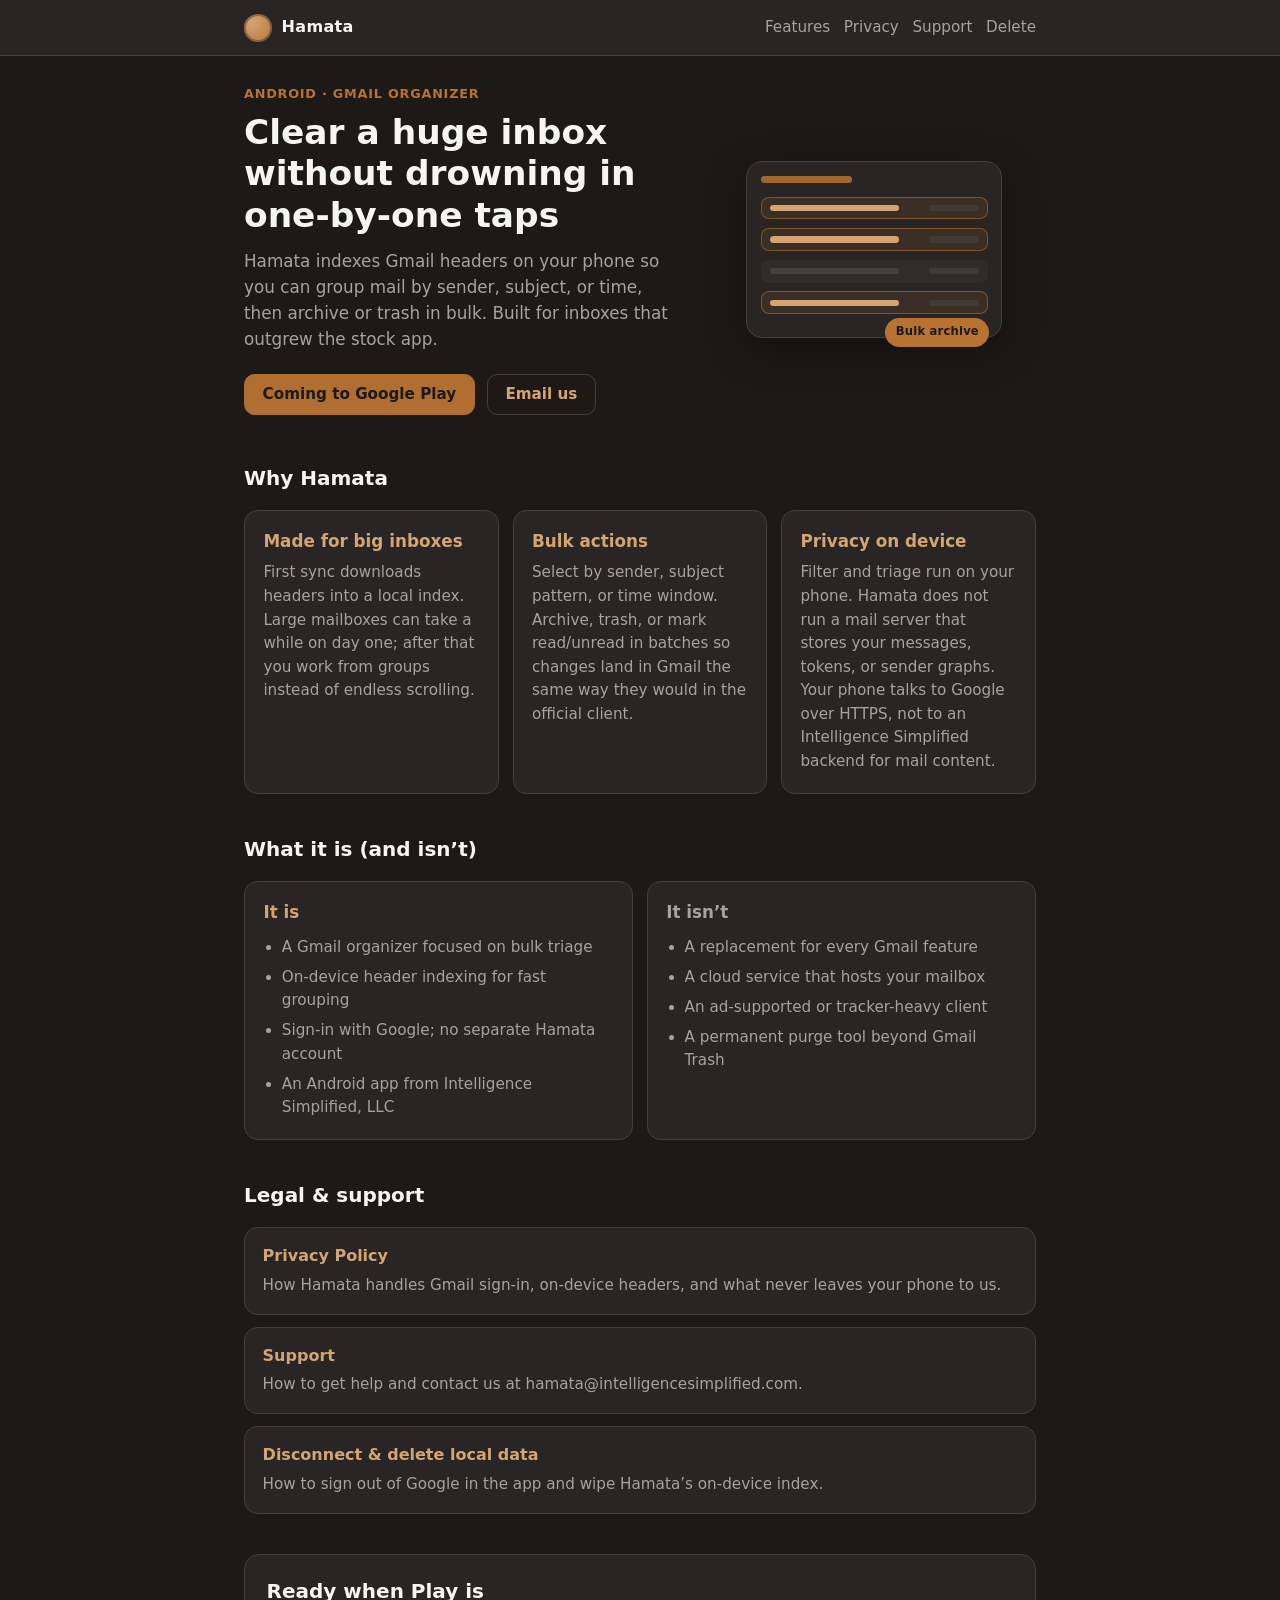
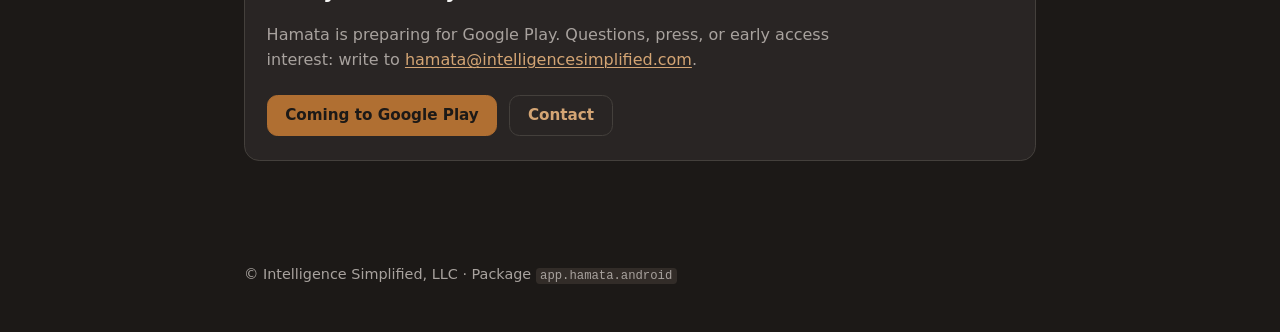
<file: index.html>
<!DOCTYPE html>
<html lang="en">
<head>
  <meta charset="utf-8">
  <meta name="viewport" content="width=device-width, initial-scale=1">
  <title>Hamata: On-device Gmail organizer for big inboxes</title>
  <meta name="description" content="Hamata is an Android Gmail organizer for bulk triage. Sign in with Google, index headers on your phone, and archive or trash in batches. Privacy stays on device.">
  <meta property="og:type" content="website">
  <meta property="og:title" content="Hamata: On-device Gmail organizer for big inboxes">
  <meta property="og:description" content="Bulk triage for huge Gmail inboxes. Headers stay on your phone. Coming to Google Play.">
  <meta property="og:url" content="https://intelligence-simplified.github.io/hamata-legal/">
  <meta property="og:site_name" content="Hamata">
  <meta name="twitter:card" content="summary">
  <meta name="twitter:title" content="Hamata: On-device Gmail organizer for big inboxes">
  <meta name="twitter:description" content="Bulk triage for huge Gmail inboxes. Headers stay on your phone. Coming to Google Play.">
  <link rel="stylesheet" href="styles.css">
</head>
<body>
  <header class="site-header">
    <div class="site-header-inner">
      <a class="brand" href="./">
        <span class="brand-mark" aria-hidden="true"></span>
        <span>Hamata</span>
      </a>
      <nav class="site-nav" aria-label="Primary">
        <a href="#features">Features</a>
        <a href="privacy/">Privacy</a>
        <a href="support/">Support</a>
        <a href="delete/">Delete</a>
      </nav>
    </div>
  </header>

  <main class="landing">
    <section class="hero hero-landing">
      <div class="hero-copy">
        <p class="eyebrow">Android · Gmail organizer</p>
        <h1>Clear a huge inbox without drowning in one-by-one taps</h1>
        <p class="lede">
          Hamata indexes Gmail headers on your phone so you can group mail by sender,
          subject, or time, then archive or trash in bulk. Built for inboxes that
          outgrew the stock app.
        </p>
        <div class="cta-row">
          <span class="btn btn-primary" aria-disabled="true">Coming to Google Play</span>
          <a class="btn btn-secondary" href="mailto:hamata@intelligencesimplified.com">Email us</a>
        </div>
      </div>
      <div class="hero-visual" aria-hidden="true">
        <div class="inbox-illus">
          <div class="inbox-illus-bar"></div>
          <div class="inbox-illus-row is-selected"><span></span><span></span></div>
          <div class="inbox-illus-row is-selected"><span></span><span></span></div>
          <div class="inbox-illus-row"><span></span><span></span></div>
          <div class="inbox-illus-row is-selected"><span></span><span></span></div>
          <div class="inbox-illus-chip">Bulk archive</div>
        </div>
      </div>
    </section>

    <section id="features" class="section" aria-labelledby="features-heading">
      <h2 id="features-heading" class="section-title">Why Hamata</h2>
      <div class="features-grid">
        <article class="feature-card">
          <h3>Made for big inboxes</h3>
          <p>
            First sync downloads headers into a local index. Large mailboxes can take
            a while on day one; after that you work from groups instead of endless scrolling.
          </p>
        </article>
        <article class="feature-card">
          <h3>Bulk actions</h3>
          <p>
            Select by sender, subject pattern, or time window. Archive, trash, or mark
            read/unread in batches so changes land in Gmail the same way they would in the
            official client.
          </p>
        </article>
        <article class="feature-card">
          <h3>Privacy on device</h3>
          <p>
            Filter and triage run on your phone. Hamata does not run a mail server that
            stores your messages, tokens, or sender graphs. Your phone talks to Google
            over HTTPS, not to an Intelligence Simplified backend for mail content.
          </p>
        </article>
      </div>
    </section>

    <section class="section" aria-labelledby="scope-heading">
      <h2 id="scope-heading" class="section-title">What it is (and isn’t)</h2>
      <div class="scope-grid">
        <div class="scope-card scope-yes">
          <h3>It is</h3>
          <ul>
            <li>A Gmail organizer focused on bulk triage</li>
            <li>On-device header indexing for fast grouping</li>
            <li>Sign-in with Google; no separate Hamata account</li>
            <li>An Android app from Intelligence Simplified, LLC</li>
          </ul>
        </div>
        <div class="scope-card scope-no">
          <h3>It isn’t</h3>
          <ul>
            <li>A replacement for every Gmail feature</li>
            <li>A cloud service that hosts your mailbox</li>
            <li>An ad-supported or tracker-heavy client</li>
            <li>A permanent purge tool beyond Gmail Trash</li>
          </ul>
        </div>
      </div>
    </section>

    <section class="section" aria-labelledby="legal-heading">
      <h2 id="legal-heading" class="section-title">Legal &amp; support</h2>
      <ul class="card-list">
        <li>
          <a href="privacy/">
            <strong>Privacy Policy</strong>
            <span>How Hamata handles Gmail sign-in, on-device headers, and what never leaves your phone to us.</span>
          </a>
        </li>
        <li>
          <a href="support/">
            <strong>Support</strong>
            <span>How to get help and contact us at hamata@intelligencesimplified.com.</span>
          </a>
        </li>
        <li>
          <a href="delete/">
            <strong>Disconnect &amp; delete local data</strong>
            <span>How to sign out of Google in the app and wipe Hamata’s on-device index.</span>
          </a>
        </li>
      </ul>
    </section>

    <section class="section cta-band" aria-labelledby="cta-heading">
      <h2 id="cta-heading" class="section-title">Ready when Play is</h2>
      <p class="cta-band-copy">
        Hamata is preparing for Google Play. Questions, press, or early access interest:
        write to
        <a href="mailto:hamata@intelligencesimplified.com">hamata@intelligencesimplified.com</a>.
      </p>
      <div class="cta-row">
        <span class="btn btn-primary" aria-disabled="true">Coming to Google Play</span>
        <a class="btn btn-secondary" href="mailto:hamata@intelligencesimplified.com">Contact</a>
      </div>
    </section>
  </main>

  <footer class="site-footer">
    <p>&copy; Intelligence Simplified, LLC · Package <code>app.hamata.android</code></p>
  </footer>
</body>
</html>
</file>
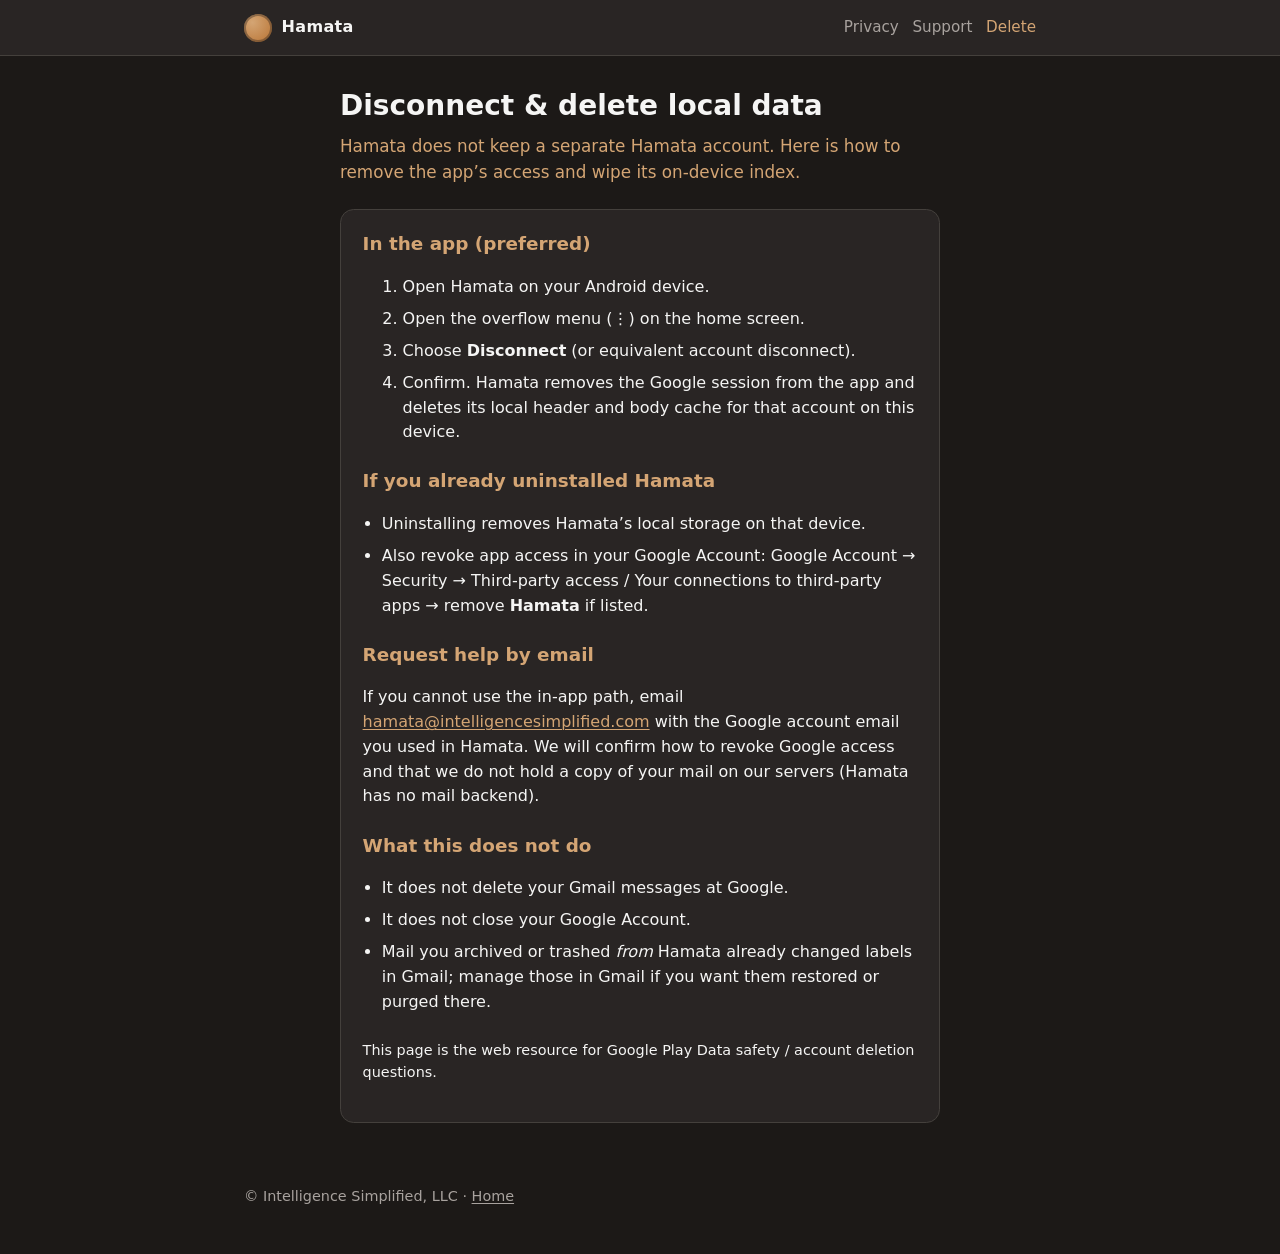
<file: delete/index.html>
<!DOCTYPE html>
<html lang="en">
<head>
  <meta charset="utf-8">
  <meta name="viewport" content="width=device-width, initial-scale=1">
  <title>Hamata: Disconnect &amp; delete local data</title>
  <meta name="description" content="How to disconnect Google and wipe Hamata’s on-device data.">
  <link rel="stylesheet" href="../styles.css">
</head>
<body>
  <header class="site-header">
    <div class="site-header-inner">
      <a class="brand" href="../">
        <span class="brand-mark" aria-hidden="true"></span>
        <span>Hamata</span>
      </a>
      <nav class="site-nav" aria-label="Primary">
        <a href="../privacy/">Privacy</a>
        <a href="../support/">Support</a>
        <a href="./" aria-current="page">Delete</a>
      </nav>
    </div>
  </header>

  <main>
    <div class="hero">
      <div class="hero-copy">
        <h1>Disconnect &amp; delete local data</h1>
        <p class="lede">Hamata does not keep a separate Hamata account. Here is how to remove the app’s access and wipe its on-device index.</p>
      </div>
    </div>

    <article class="content">
      <h2>In the app (preferred)</h2>
      <ol>
        <li>Open Hamata on your Android device.</li>
        <li>Open the overflow menu (⋮) on the home screen.</li>
        <li>Choose <strong>Disconnect</strong> (or equivalent account disconnect).</li>
        <li>Confirm. Hamata removes the Google session from the app and deletes its
            local header and body cache for that account on this device.</li>
      </ol>

      <h2>If you already uninstalled Hamata</h2>
      <ul>
        <li>
          Uninstalling removes Hamata’s local storage on that device.
        </li>
        <li>
          Also revoke app access in your Google Account:
          Google Account → Security → Third-party access / Your connections to third-party apps
          → remove <strong>Hamata</strong> if listed.
        </li>
      </ul>

      <h2>Request help by email</h2>
      <p>
        If you cannot use the in-app path, email
        <a href="mailto:hamata@intelligencesimplified.com?subject=Hamata%20disconnect%20%2F%20data%20deletion">hamata@intelligencesimplified.com</a>
        with the Google account email you used in Hamata. We will confirm how to revoke
        Google access and that we do not hold a copy of your mail on our servers
        (Hamata has no mail backend).
      </p>

      <h2>What this does not do</h2>
      <ul>
        <li>It does not delete your Gmail messages at Google.</li>
        <li>It does not close your Google Account.</li>
        <li>Mail you archived or trashed <em>from</em> Hamata already changed labels in Gmail;
            manage those in Gmail if you want them restored or purged there.</li>
      </ul>

      <p class="meta">
        This page is the web resource for Google Play Data safety / account deletion questions.
      </p>
    </article>
  </main>

  <footer class="site-footer">
    <p>&copy; Intelligence Simplified, LLC · <a href="../">Home</a></p>
  </footer>
</body>
</html>
</file>
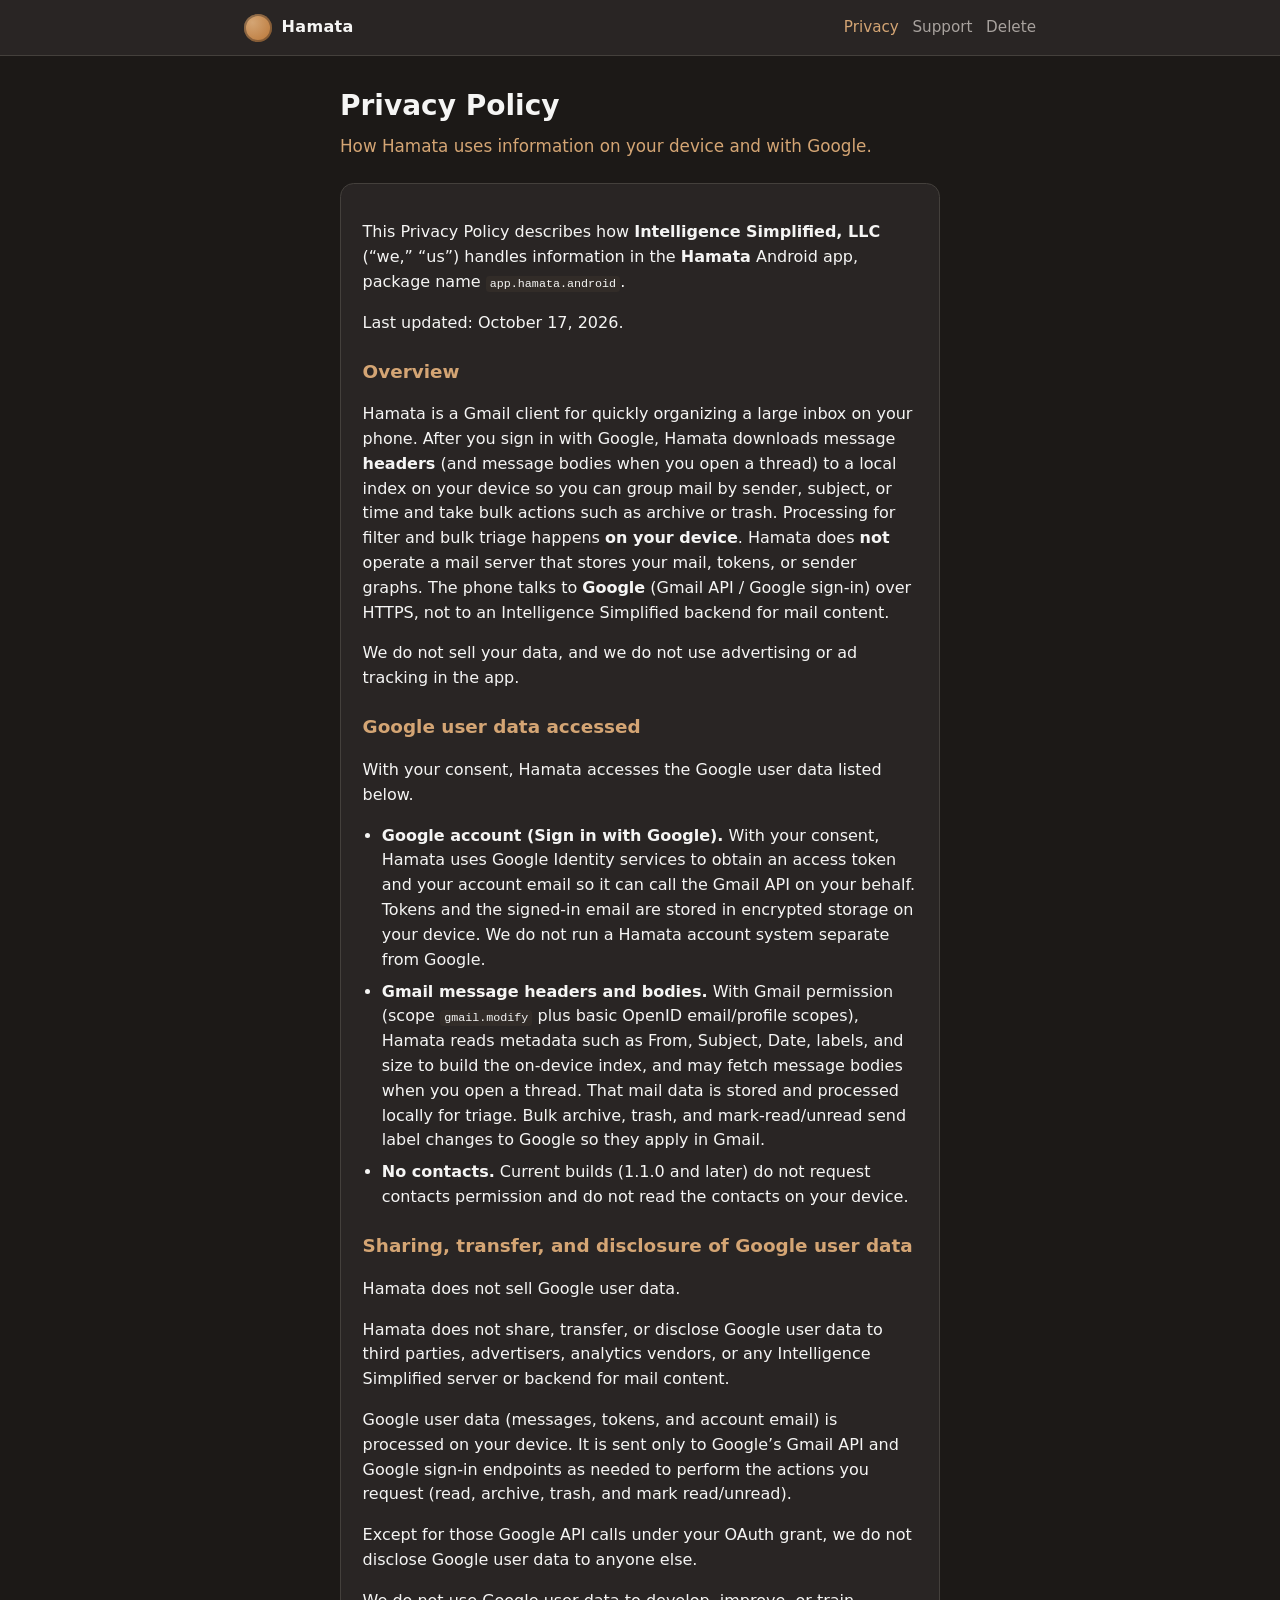
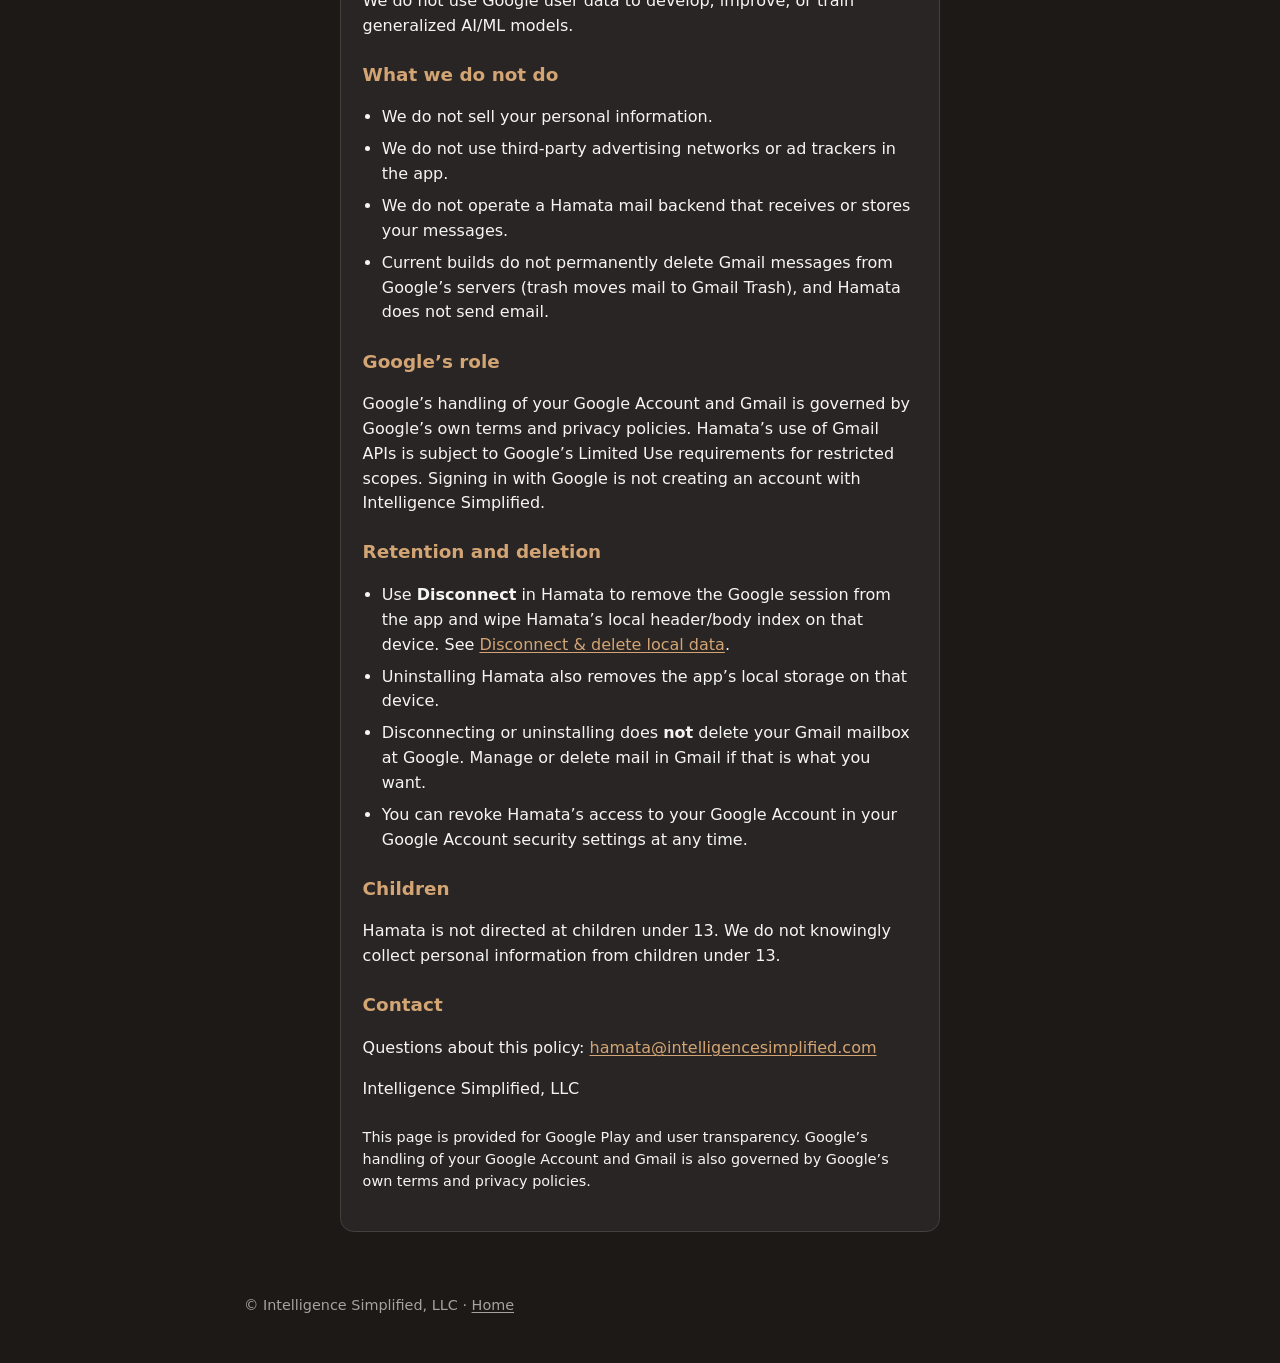
<file: privacy/index.html>
<!DOCTYPE html>
<html lang="en">
<head>
  <meta charset="utf-8">
  <meta name="viewport" content="width=device-width, initial-scale=1">
  <title>Hamata Privacy Policy</title>
  <meta name="description" content="Privacy Policy for Hamata by Intelligence Simplified, LLC.">
  <link rel="stylesheet" href="../styles.css">
</head>
<body>
  <header class="site-header">
    <div class="site-header-inner">
      <a class="brand" href="../">
        <span class="brand-mark" aria-hidden="true"></span>
        <span>Hamata</span>
      </a>
      <nav class="site-nav" aria-label="Primary">
        <a href="./" aria-current="page">Privacy</a>
        <a href="../support/">Support</a>
        <a href="../delete/">Delete</a>
      </nav>
    </div>
  </header>

  <main>
    <div class="hero">
      <div class="hero-copy">
        <h1>Privacy Policy</h1>
        <p class="lede">How Hamata uses information on your device and with Google.</p>
      </div>
    </div>

    <article class="content">
      <p>
        This Privacy Policy describes how <strong>Intelligence Simplified, LLC</strong>
        (“we,” “us”) handles information in the <strong>Hamata</strong> Android app,
        package name <code>app.hamata.android</code>.
      </p>
      <p>Last updated: October 17, 2026.</p>

      <h2>Overview</h2>
      <p>
        Hamata is a Gmail client for quickly organizing a large inbox on your phone.
        After you sign in with Google, Hamata downloads message <strong>headers</strong>
        (and message bodies when you open a thread) to a local index on your device so you
        can group mail by sender, subject, or time and take bulk actions such as archive
        or trash. Processing for filter and bulk triage happens <strong>on your device</strong>.
        Hamata does <strong>not</strong> operate a mail server that stores your mail, tokens,
        or sender graphs. The phone talks to <strong>Google</strong> (Gmail API / Google
        sign-in) over HTTPS, not to an Intelligence Simplified backend for mail content.
      </p>
      <p>
        We do not sell your data, and we do not use advertising or ad tracking in the app.
      </p>

      <h2>Google user data accessed</h2>
      <p>
        With your consent, Hamata accesses the Google user data listed below.
      </p>
      <ul>
        <li>
          <strong>Google account (Sign in with Google).</strong>
          With your consent, Hamata uses Google Identity services to obtain an access token
          and your account email so it can call the Gmail API on your behalf. Tokens and the
          signed-in email are stored in encrypted storage on your device. We do not run a
          Hamata account system separate from Google.
        </li>
        <li>
          <strong>Gmail message headers and bodies.</strong>
          With Gmail permission (scope <code>gmail.modify</code> plus basic OpenID
          email/profile scopes), Hamata reads metadata such as From, Subject, Date, labels,
          and size to build the on-device index, and may fetch message bodies when you open
          a thread. That mail data is stored and processed locally for triage. Bulk archive,
          trash, and mark-read/unread send label changes to Google so they apply in Gmail.
        </li>
        <li>
          <strong>No contacts.</strong>
          Current builds (1.1.0 and later) do not request contacts permission and do not
          read the contacts on your device.
        </li>
      </ul>

      <h2>Sharing, transfer, and disclosure of Google user data</h2>
      <p>Hamata does not sell Google user data.</p>
      <p>
        Hamata does not share, transfer, or disclose Google user data to third parties,
        advertisers, analytics vendors, or any Intelligence Simplified server or backend
        for mail content.
      </p>
      <p>
        Google user data (messages, tokens, and account email) is processed on your device.
        It is sent only to Google’s Gmail API and Google sign-in endpoints as needed to
        perform the actions you request (read, archive, trash, and mark read/unread).
      </p>
      <p>
        Except for those Google API calls under your OAuth grant, we do not disclose
        Google user data to anyone else.
      </p>
      <p>
        We do not use Google user data to develop, improve, or train generalized AI/ML models.
      </p>

      <h2>What we do not do</h2>
      <ul>
        <li>We do not sell your personal information.</li>
        <li>We do not use third-party advertising networks or ad trackers in the app.</li>
        <li>We do not operate a Hamata mail backend that receives or stores your messages.</li>
        <li>Current builds do not permanently delete Gmail messages from Google’s servers
            (trash moves mail to Gmail Trash), and Hamata does not send email.</li>
      </ul>

      <h2>Google’s role</h2>
      <p>
        Google’s handling of your Google Account and Gmail is governed by Google’s own terms
        and privacy policies. Hamata’s use of Gmail APIs is subject to Google’s Limited Use
        requirements for restricted scopes. Signing in with Google is not creating an account
        with Intelligence Simplified.
      </p>

      <h2>Retention and deletion</h2>
      <ul>
        <li>
          Use <strong>Disconnect</strong> in Hamata to remove the Google session from the app
          and wipe Hamata’s local header/body index on that device. See
          <a href="../delete/">Disconnect &amp; delete local data</a>.
        </li>
        <li>
          Uninstalling Hamata also removes the app’s local storage on that device.
        </li>
        <li>
          Disconnecting or uninstalling does <strong>not</strong> delete your Gmail mailbox
          at Google. Manage or delete mail in Gmail if that is what you want.
        </li>
        <li>
          You can revoke Hamata’s access to your Google Account in your Google Account
          security settings at any time.
        </li>
      </ul>

      <h2>Children</h2>
      <p>
        Hamata is not directed at children under 13. We do not knowingly collect personal
        information from children under 13.
      </p>

      <h2>Contact</h2>
      <p>
        Questions about this policy:
        <a href="mailto:hamata@intelligencesimplified.com">hamata@intelligencesimplified.com</a>
      </p>
      <p>Intelligence Simplified, LLC</p>

      <p class="meta">
        This page is provided for Google Play and user transparency.
        Google’s handling of your Google Account and Gmail is also governed by Google’s own terms and privacy policies.
      </p>
    </article>
  </main>

  <footer class="site-footer">
    <p>&copy; Intelligence Simplified, LLC · <a href="../">Home</a></p>
  </footer>
</body>
</html>
</file>
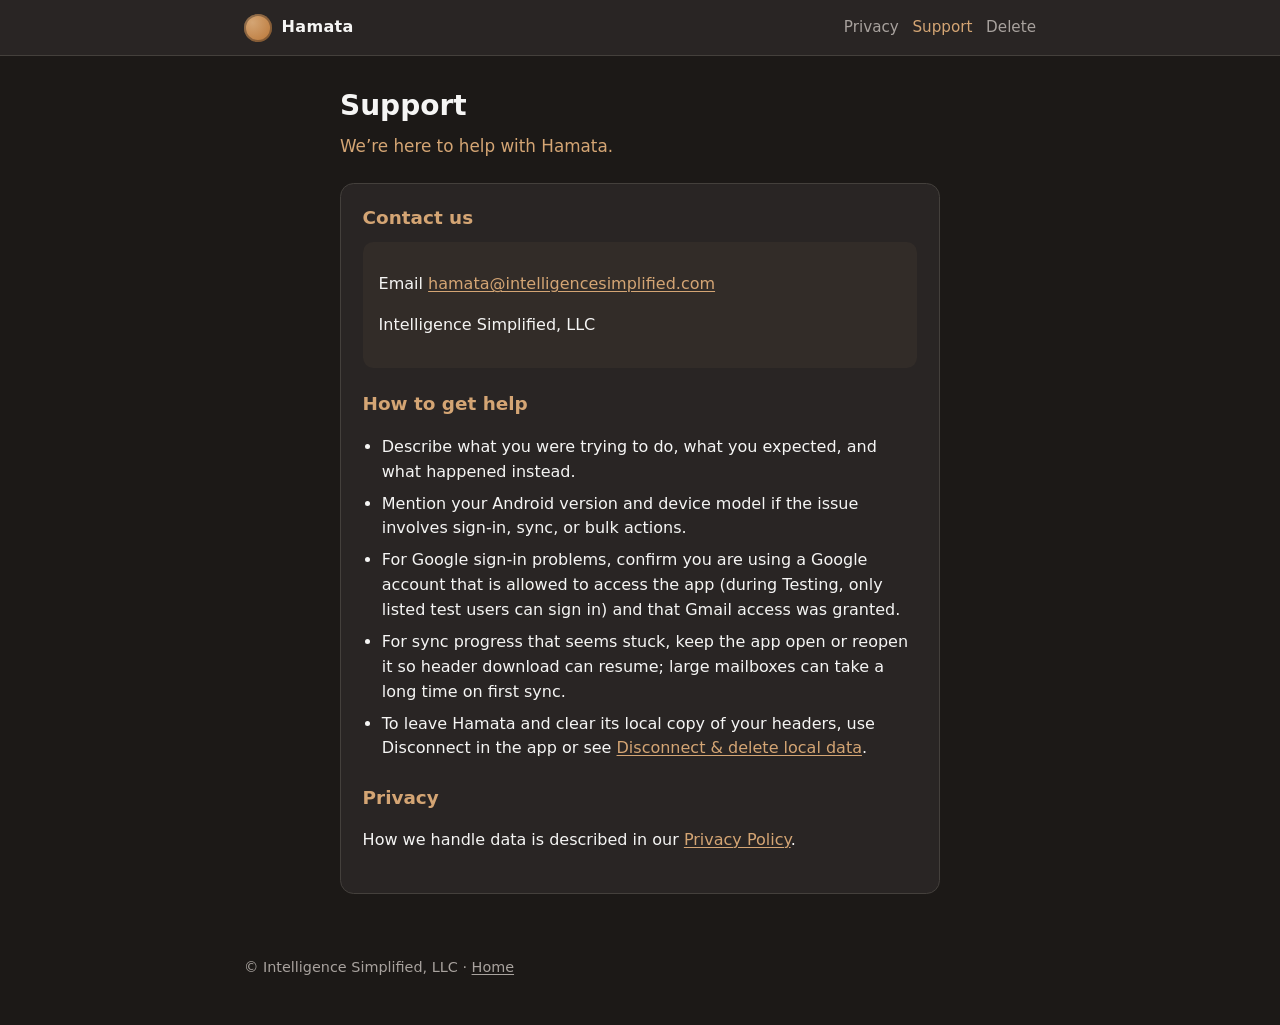
<file: support/index.html>
<!DOCTYPE html>
<html lang="en">
<head>
  <meta charset="utf-8">
  <meta name="viewport" content="width=device-width, initial-scale=1">
  <title>Hamata Support</title>
  <meta name="description" content="Get help with Hamata from Intelligence Simplified, LLC.">
  <link rel="stylesheet" href="../styles.css">
</head>
<body>
  <header class="site-header">
    <div class="site-header-inner">
      <a class="brand" href="../">
        <span class="brand-mark" aria-hidden="true"></span>
        <span>Hamata</span>
      </a>
      <nav class="site-nav" aria-label="Primary">
        <a href="../privacy/">Privacy</a>
        <a href="./" aria-current="page">Support</a>
        <a href="../delete/">Delete</a>
      </nav>
    </div>
  </header>

  <main>
    <div class="hero">
      <div class="hero-copy">
        <h1>Support</h1>
        <p class="lede">We’re here to help with Hamata.</p>
      </div>
    </div>

    <article class="content">
      <h2>Contact us</h2>
      <div class="contact-block">
        <p>
          Email
          <a href="mailto:hamata@intelligencesimplified.com">hamata@intelligencesimplified.com</a>
        </p>
        <p>Intelligence Simplified, LLC</p>
      </div>

      <h2>How to get help</h2>
      <ul>
        <li>
          Describe what you were trying to do, what you expected, and what happened instead.
        </li>
        <li>
          Mention your Android version and device model if the issue involves sign-in, sync,
          or bulk actions.
        </li>
        <li>
          For Google sign-in problems, confirm you are using a Google account that is allowed
          to access the app (during Testing, only listed test users can sign in) and that
          Gmail access was granted.
        </li>
        <li>
          For sync progress that seems stuck, keep the app open or reopen it so header
          download can resume; large mailboxes can take a long time on first sync.
        </li>
        <li>
          To leave Hamata and clear its local copy of your headers, use Disconnect in the app
          or see <a href="../delete/">Disconnect &amp; delete local data</a>.
        </li>
      </ul>

      <h2>Privacy</h2>
      <p>
        How we handle data is described in our
        <a href="../privacy/">Privacy Policy</a>.
      </p>
    </article>
  </main>

  <footer class="site-footer">
    <p>&copy; Intelligence Simplified, LLC · <a href="../">Home</a></p>
  </footer>
</body>
</html>
</file>
<file: styles.css>
:root {
  --hamata-bg: #1c1917;
  --hamata-surface: #292524;
  --hamata-card: #322c28;
  --hamata-text: #f5f5f4;
  --hamata-muted: #a8a29e;
  --hamata-bronze: #b87333;
  --hamata-bronze-soft: #d4a574;
  --hamata-border: #44403c;
  --max-width: 40rem;
  --landing-width: 52rem;
}

*,
*::before,
*::after {
  box-sizing: border-box;
}

html {
  font-size: 100%;
  -webkit-text-size-adjust: 100%;
  scroll-behavior: smooth;
}

body {
  margin: 0;
  min-height: 100vh;
  font-family: system-ui, -apple-system, "Segoe UI", Roboto, Helvetica, Arial, sans-serif;
  line-height: 1.55;
  color: var(--hamata-text);
  background: var(--hamata-bg);
}

a {
  color: var(--hamata-bronze-soft);
  text-decoration-thickness: 1px;
  text-underline-offset: 0.15em;
}

a:hover,
a:focus-visible {
  color: var(--hamata-bronze);
}

a:focus-visible {
  outline: 2px solid var(--hamata-bronze);
  outline-offset: 2px;
}

.site-header {
  background: var(--hamata-surface);
  border-bottom: 1px solid var(--hamata-border);
}

.site-header-inner {
  max-width: var(--landing-width);
  margin: 0 auto;
  padding: 0.85rem 1.25rem;
  display: flex;
  align-items: center;
  justify-content: space-between;
  gap: 1rem;
}

.brand {
  display: inline-flex;
  align-items: center;
  gap: 0.6rem;
  color: var(--hamata-text);
  text-decoration: none;
  font-weight: 650;
  letter-spacing: 0.02em;
}

.brand-mark {
  width: 1.75rem;
  height: 1.75rem;
  border-radius: 999px;
  background: radial-gradient(circle at 30% 30%, var(--hamata-bronze-soft), var(--hamata-bronze));
  box-shadow: inset 0 0 0 2px rgba(28, 25, 23, 0.35);
}

.site-nav {
  display: flex;
  flex-wrap: wrap;
  gap: 0.85rem;
  font-size: 0.95rem;
}

.site-nav a {
  text-decoration: none;
  color: var(--hamata-muted);
}

.site-nav a[aria-current="page"],
.site-nav a:hover {
  color: var(--hamata-bronze-soft);
}

main {
  max-width: var(--max-width);
  margin: 0 auto;
  padding: 1.75rem 1.25rem 3rem;
}

main.landing {
  max-width: var(--landing-width);
}

.hero {
  display: flex;
  gap: 1rem;
  align-items: flex-start;
  margin-bottom: 1.5rem;
}

.hero-landing {
  display: grid;
  gap: 1.75rem;
  align-items: center;
  margin-bottom: 2.5rem;
  padding-bottom: 0.5rem;
}

@media (min-width: 720px) {
  .hero-landing {
    grid-template-columns: 1.35fr 1fr;
    gap: 2rem;
  }
}

.hero-copy h1 {
  margin: 0 0 0.35rem;
  font-size: 1.75rem;
  font-weight: 700;
}

.hero-landing .hero-copy h1 {
  font-size: clamp(1.65rem, 3.5vw, 2.15rem);
  line-height: 1.2;
  margin-bottom: 0.75rem;
}

.eyebrow {
  margin: 0 0 0.5rem;
  font-size: 0.8rem;
  font-weight: 600;
  letter-spacing: 0.06em;
  text-transform: uppercase;
  color: var(--hamata-bronze);
}

.lede {
  margin: 0;
  color: var(--hamata-bronze-soft);
  font-size: 1.05rem;
}

.hero-landing .lede {
  color: var(--hamata-muted);
  max-width: 36rem;
}

.cta-row {
  display: flex;
  flex-wrap: wrap;
  gap: 0.75rem;
  margin-top: 1.35rem;
  align-items: center;
}

.btn {
  display: inline-flex;
  align-items: center;
  justify-content: center;
  padding: 0.65rem 1.1rem;
  border-radius: 0.65rem;
  font-size: 0.95rem;
  font-weight: 600;
  text-decoration: none;
  border: 1px solid transparent;
  line-height: 1.2;
}

.btn-primary {
  background: var(--hamata-bronze);
  color: #1c1917;
  border-color: var(--hamata-bronze);
  cursor: default;
}

.btn-primary[aria-disabled="true"] {
  opacity: 0.95;
}

.btn-secondary {
  background: transparent;
  color: var(--hamata-bronze-soft);
  border-color: var(--hamata-border);
}

.btn-secondary:hover,
.btn-secondary:focus-visible {
  border-color: var(--hamata-bronze);
  color: var(--hamata-bronze-soft);
  text-decoration: none;
}

.hero-visual {
  display: flex;
  justify-content: center;
}

.inbox-illus {
  width: min(100%, 16rem);
  background: var(--hamata-surface);
  border: 1px solid var(--hamata-border);
  border-radius: 1rem;
  padding: 0.85rem;
  box-shadow: 0 12px 40px rgba(0, 0, 0, 0.35);
  position: relative;
}

.inbox-illus-bar {
  height: 0.45rem;
  width: 40%;
  border-radius: 999px;
  background: var(--hamata-bronze);
  margin-bottom: 0.85rem;
  opacity: 0.85;
}

.inbox-illus-row {
  display: grid;
  grid-template-columns: 1fr 0.55fr;
  gap: 0.5rem;
  margin-bottom: 0.55rem;
  padding: 0.45rem 0.5rem;
  border-radius: 0.5rem;
  background: var(--hamata-card);
  border: 1px solid transparent;
}

.inbox-illus-row span {
  display: block;
  height: 0.4rem;
  border-radius: 999px;
  background: var(--hamata-border);
}

.inbox-illus-row span:last-child {
  width: 70%;
  justify-self: end;
  opacity: 0.7;
}

.inbox-illus-row.is-selected {
  border-color: rgba(184, 115, 51, 0.55);
  background: rgba(184, 115, 51, 0.12);
}

.inbox-illus-row.is-selected span:first-child {
  background: var(--hamata-bronze-soft);
}

.inbox-illus-chip {
  position: absolute;
  right: 0.75rem;
  bottom: -0.65rem;
  background: var(--hamata-bronze);
  color: #1c1917;
  font-size: 0.72rem;
  font-weight: 700;
  letter-spacing: 0.02em;
  padding: 0.35rem 0.65rem;
  border-radius: 999px;
}

.section {
  margin-bottom: 2.5rem;
}

.section-title {
  margin: 0 0 1rem;
  font-size: 1.25rem;
  font-weight: 700;
  color: var(--hamata-text);
}

.features-grid {
  display: grid;
  gap: 0.85rem;
}

@media (min-width: 640px) {
  .features-grid {
    grid-template-columns: repeat(3, 1fr);
  }
}

.feature-card {
  background: var(--hamata-surface);
  border: 1px solid var(--hamata-border);
  border-radius: 0.85rem;
  padding: 1.1rem 1.15rem 1.2rem;
}

.feature-card h3 {
  margin: 0 0 0.45rem;
  font-size: 1.05rem;
  color: var(--hamata-bronze-soft);
}

.feature-card p {
  margin: 0;
  color: var(--hamata-muted);
  font-size: 0.95rem;
}

.scope-grid {
  display: grid;
  gap: 0.85rem;
}

@media (min-width: 640px) {
  .scope-grid {
    grid-template-columns: 1fr 1fr;
  }
}

.scope-card {
  background: var(--hamata-surface);
  border: 1px solid var(--hamata-border);
  border-radius: 0.85rem;
  padding: 1.1rem 1.15rem 1.2rem;
}

.scope-card h3 {
  margin: 0 0 0.65rem;
  font-size: 1.05rem;
}

.scope-yes h3 {
  color: var(--hamata-bronze-soft);
}

.scope-no h3 {
  color: var(--hamata-muted);
}

.scope-card ul {
  margin: 0;
  padding-left: 1.15rem;
  color: var(--hamata-muted);
  font-size: 0.95rem;
}

.scope-card li + li {
  margin-top: 0.4rem;
}

.cta-band {
  background: var(--hamata-surface);
  border: 1px solid var(--hamata-border);
  border-radius: 0.95rem;
  padding: 1.35rem 1.35rem 1.5rem;
}

.cta-band-copy {
  margin: 0;
  color: var(--hamata-muted);
  max-width: 38rem;
}

.content {
  background: var(--hamata-surface);
  border: 1px solid var(--hamata-border);
  border-radius: 0.85rem;
  padding: 1.25rem 1.35rem 1.5rem;
}

.content h2 {
  margin: 1.4rem 0 0.55rem;
  font-size: 1.15rem;
  color: var(--hamata-bronze-soft);
}

.content h2:first-child {
  margin-top: 0;
}

.content p,
.content li {
  color: var(--hamata-text);
}

.content ul {
  padding-left: 1.2rem;
}

.content li + li {
  margin-top: 0.45rem;
}

.content code {
  font-size: 0.9em;
  background: var(--hamata-card);
  padding: 0.1em 0.35em;
  border-radius: 0.3em;
}

.meta {
  margin-top: 1.5rem;
  font-size: 0.9rem;
  color: var(--hamata-muted);
}

.contact-block {
  background: var(--hamata-card);
  border-radius: 0.65rem;
  padding: 0.9rem 1rem;
}

.card-list {
  list-style: none;
  margin: 0;
  padding: 0;
  display: grid;
  gap: 0.75rem;
}

.card-list a {
  display: block;
  text-decoration: none;
  color: inherit;
  background: var(--hamata-surface);
  border: 1px solid var(--hamata-border);
  border-radius: 0.85rem;
  padding: 1rem 1.1rem;
}

.card-list a:hover,
.card-list a:focus-visible {
  border-color: var(--hamata-bronze);
}

.card-list strong {
  display: block;
  color: var(--hamata-bronze-soft);
  margin-bottom: 0.25rem;
}

.card-list span {
  color: var(--hamata-muted);
  font-size: 0.95rem;
}

.site-footer {
  max-width: var(--landing-width);
  margin: 0 auto;
  padding: 0 1.25rem 2rem;
  color: var(--hamata-muted);
  font-size: 0.9rem;
}

.site-footer a {
  color: var(--hamata-muted);
}

.site-footer code {
  font-size: 0.85em;
  background: var(--hamata-card);
  padding: 0.1em 0.35em;
  border-radius: 0.3em;
}
</file>
